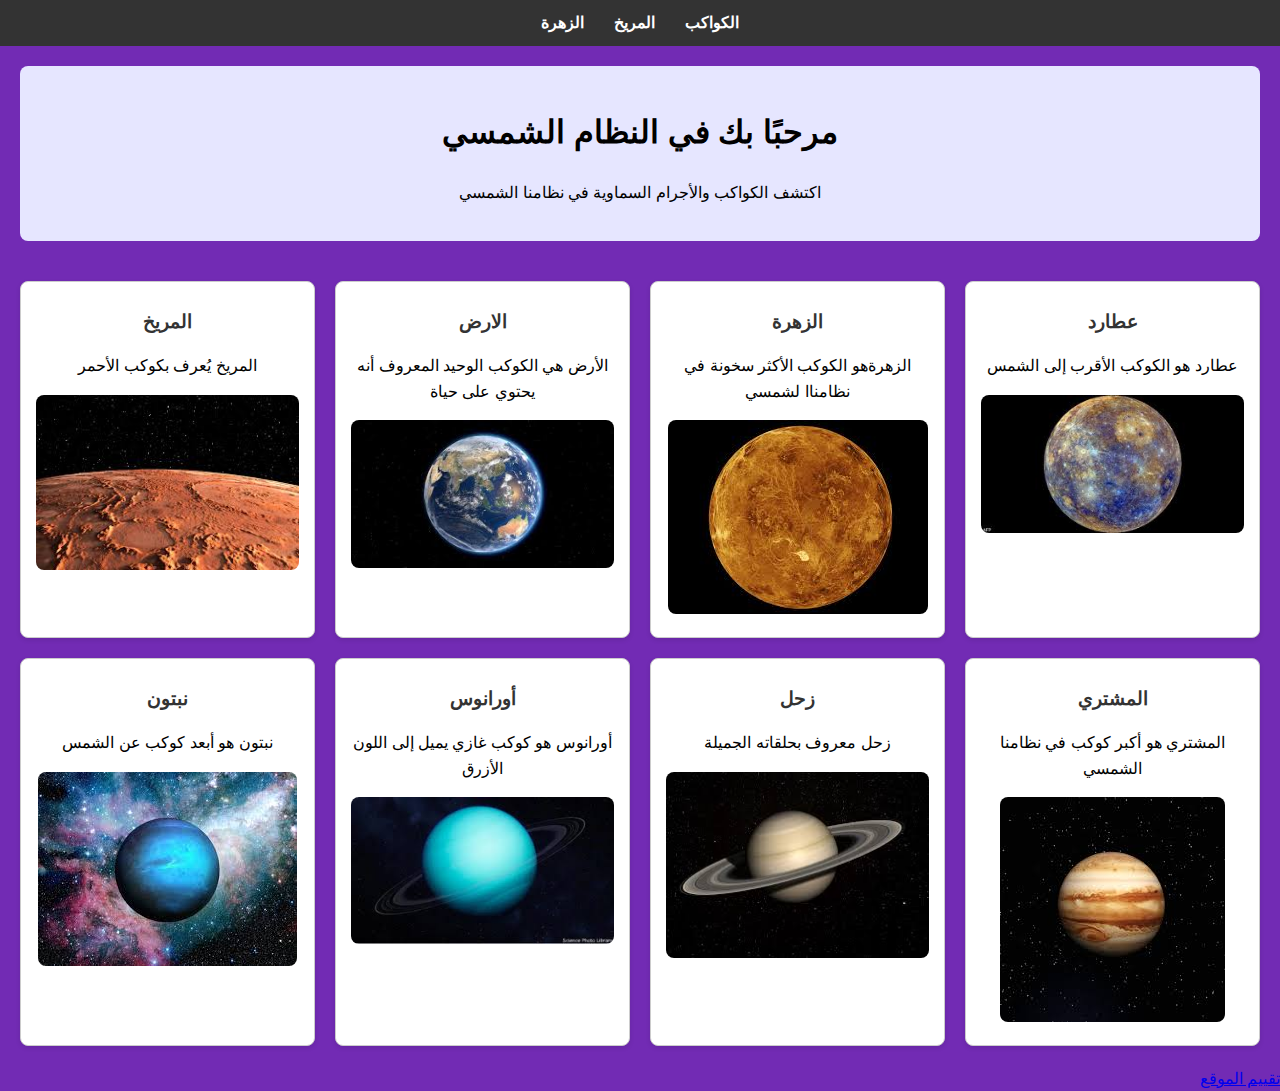
<file: index.html>
<!DOCTYPE html>
<html lang="en">
<head>
    <meta charset="UTF-8">
    <meta name="viewport" content="width=device-width, initial-scale=1.0">
    <title>النظام الشمسي</title>
    <link rel="stylesheet" href="index.css"/>
</head>
<body>
    <header>
        <nav>
            <ul>
                <li><a href="#">الكواكب</a></li>
                <li><a href="#">المريخ</a></li>
                <li><a href="#">الزهرة</a></li>
            </ul>
        </nav>
    </header>
    <main>
        <section class="introduction">
            <h1>مرحبًا بك في النظام الشمسي</h1>
            <p>اكتشف الكواكب والأجرام السماوية في نظامنا الشمسي</p>
        </section>
        <section class="planets">
            <article class="planet">
            <h3>عطارد</h3>
            <p>عطارد هو الكوكب الأقرب إلى الشمس</p>
            <img src="image1.jpg" />
            </article>
            <article class="planet">
                <h3>الزهرة</h3>
    <p>الزهرةهو الكوكب الأكثر سخونة في نظامناا لشمسي</p>
    <img src="image2.jpg" />
            </article>
    <article class="planet">
    <h3>الارض</h3>
    <p>الأرض هي الكوكب الوحيد المعروف أنه يحتوي على حياة</p> 
    <img src="image3.jpg" />
    </article>
    <article class="planet">
    <h3>المريخ</h3>
    <p>المريخ يُعرف بكوكب الأحمر</p>
    <img src="image4.jpg" >
    </article>
    <article class="planet">
    <h3>المشتري</h3>
    <p>المشتري هو أكبر كوكب في نظامنا الشمسي </p>
    <img src="image5.jpg" >
    </article>
    <article class="planet">
    <h3>زحل</h3>
    <p>زحل معروف بحلقاته الجميلة</p>
    <img src="image6.jpg" >
    </article>
    <article class="planet">
    <h3>أورانوس</h3>
    <p>أورانوس هو كوكب غازي يميل إلى اللون الأزرق</p>
    <img src="image7.jpg">
    </article>
    <article class="planet">
    <h3>نبتون</h3>
    <p>نبتون هو أبعد كوكب عن الشمس</p>
    <img src="img1.jpg">
    </article>
    
    
</section>

    </main> 
    <footer><a href="form.html" target="_blank">تقييم الموقع</a></footer>
</body>
</html>
</file>
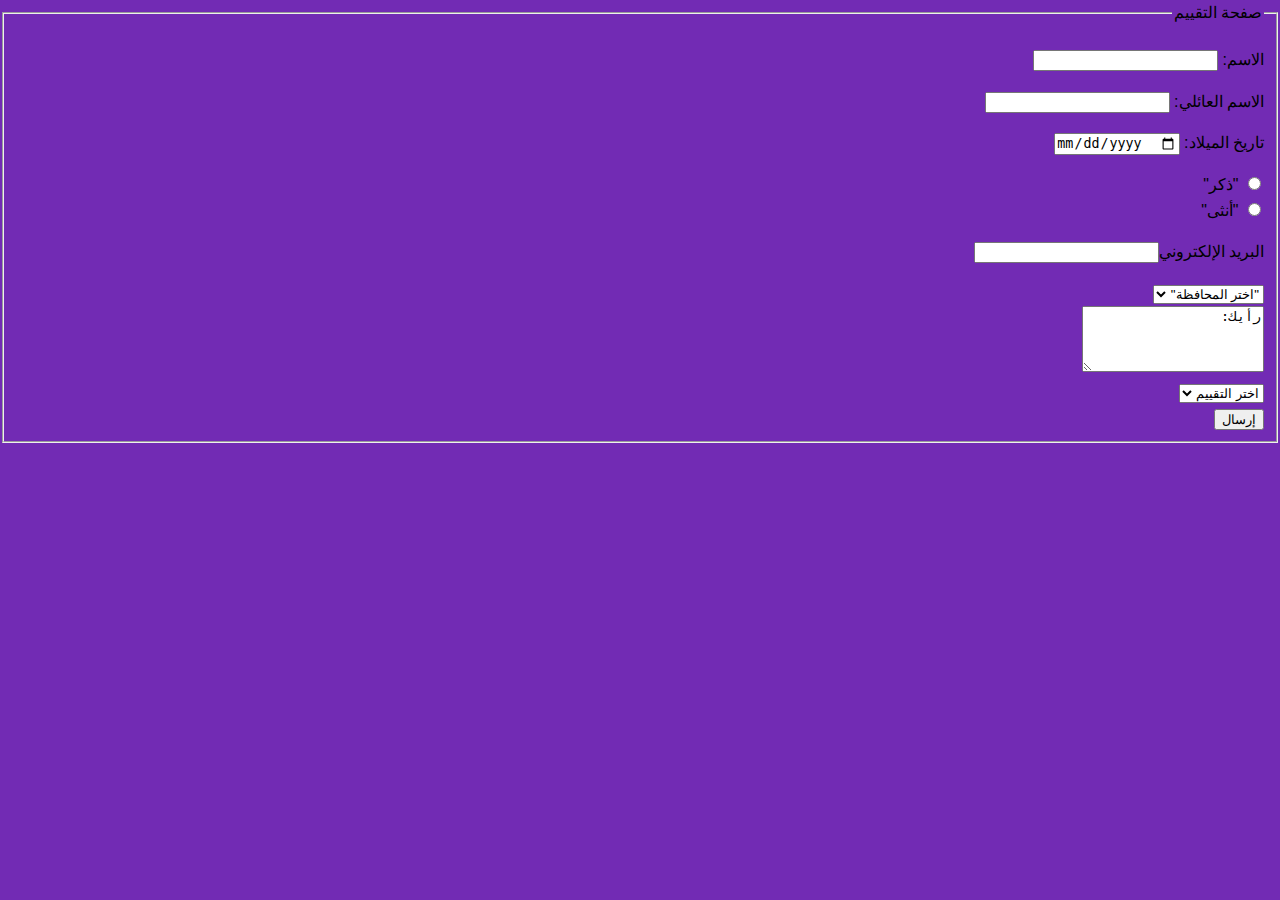
<file: form.html>
<!DOCTYPE html>
<html lang="ar">
<head>
    <meta charset="UTF-8">
    <meta name="viewport" content="width=device-width, initial-scale=1.0">
    <title>استبيان رأي الموقع</title>
    <link rel="stylesheet" href="index.css"/>
</head>
<body>
    <form dir="rtl">
        <fieldset>
            <legend> صفحة التقييم</legend>
            <p>الاسم: <input name="nom" type="text"/> </p>
            <p> الاسم العائلي: <input name="prénom" type="text"/> </p>
            <p> تاريخ الميلاد: <input name="dob" type="date"/> </p>
            <input type="radio" name="genre"/> "ذكر"<br/>
            <input type="radio" name="genre"/> "أنثى"<br/>
            <p> البريد الإلكتروني<input type="email" name="email"/></p>
            <select name="pays">
            <option value="">"اختر المحافظة"</option>
            <option value="تونس">تونس</option>
            <option value="أريانة">أريانة</option>
            <option value="منوبة">منوبة</option>
            <option value="بن عروس">بن عروس</option>
            <option value="نابل">نابل</option>
            <option value="زغوان">زغوان</option>
            <option value="سوسة">سوسة</option>
            <option value="المهدية">المهدية</option>
            <option value="صفاقس">صفاقس</option>
            <option value="قابس">قابس</option>
            <option value="مدنين">مدنين</option>
            <option value="تطاوين">تطاوين</option>
            <option value="قفصة">قفصة</option>
            <option value="سيدي بوزيد">سيدي بوزيد</option>
            <option value="القصرين">القصرين</option>
            <option value="توزر">توزر</option>
            <option value="نفطة">نفطة</option>
            <option value="المنستير">المنستير</option>
            <option value="الكاف">الكاف</option>
            <option value="جندوبة">جندوبة</option>
            <option value="باجة">باجة</option>
            <option value="بنزرت">بنزرت</option>
            <option value="طبرقة">طبرقة</option>
            <option value="مدنين">مدنين</option>
            <option value="المهدية">المهدية</option>
            </select><br/>
            
            <textarea name="resume" rows="4" cols="20">رأيك:</textarea><br/>

            <select name="rating">
            <option value="">اختر التقييم</option>
            <option value="1">1</option>
            <option value="2">2</option>
            <option value="3">3</option>
            <option value="4">4</option>
            <option value="5">5</option>
            </select><br/>

            <input type="submit" value="إرسال">

        </fieldset>
    </form>   
</body>
</html>
</file>
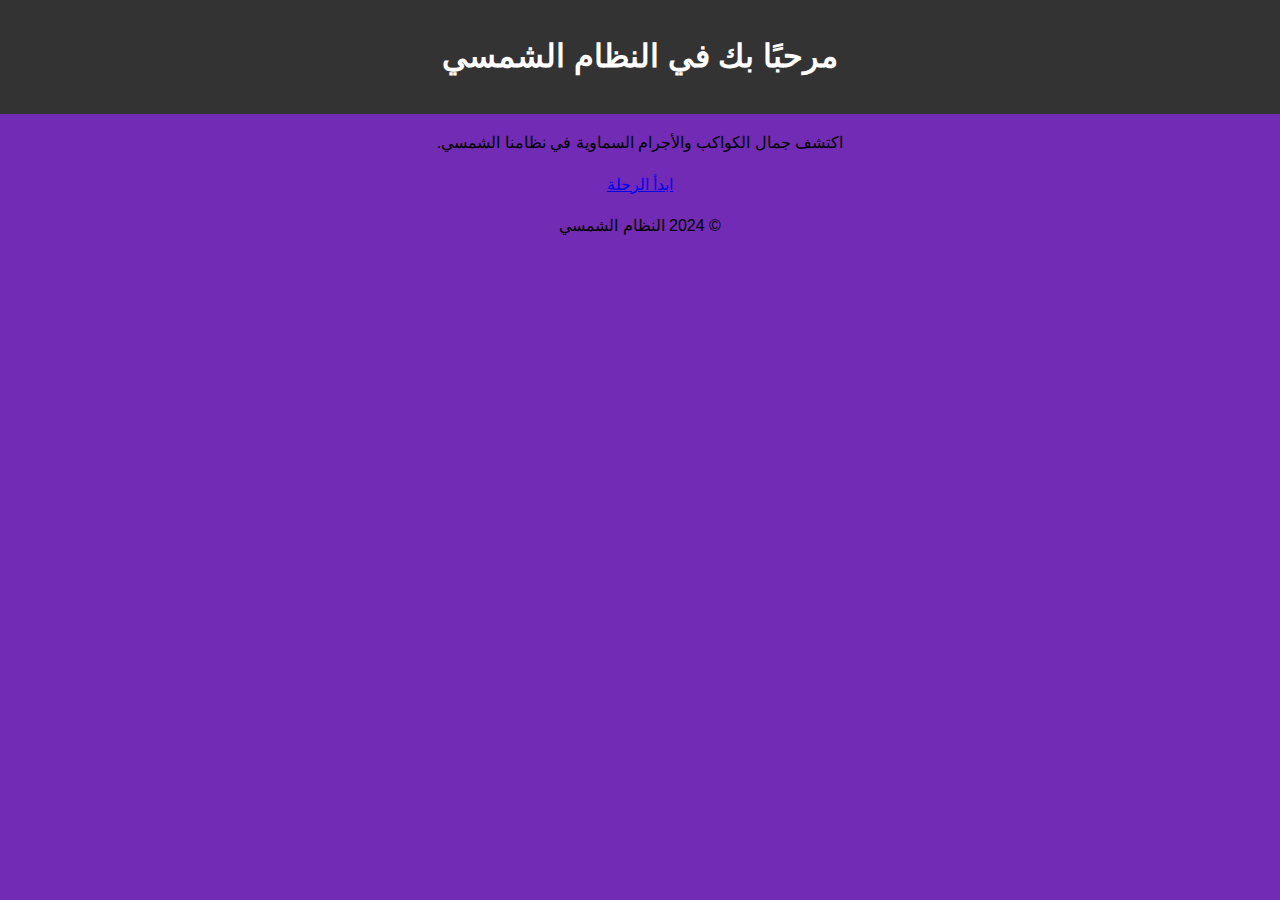
<file: system.html>
<!DOCTYPE html>
<html lang="en">
<head>
    <meta charset="UTF-8">
    <meta name="viewport" content="width=device-width, initial-scale=1.0">
    <title>Bienvenue</title>
    <link rel="stylesheet" href="index.css"/>
</head>
<body id="b">
    <header>
        <h1>مرحبًا بك في النظام الشمسي</h1>
    </header>
    <main>
        <p>اكتشف جمال الكواكب والأجرام السماوية في نظامنا الشمسي.</p>
        <a href="index.html" class="start-link">ابدأ الرحلة</a>
    </main>
    <footer>
        
        <p>&copy; 2024 النظام الشمسي</p>
    </footer>
</body>
</html>
</file>
<file: index.css>
body {
    font-family: Arial, sans-serif;
    line-height: 1.6;
    margin: 0;
    padding: 0;
    direction: rtl;
    text-align: right;
    background-color: #f4f4f9;
}
#b{ text-align: center;}
header {
    background: #333;
    color: #fff;
    padding: 10px 0;
}

header nav ul {
    list-style: none;
    display: flex;
    justify-content: center;
    margin: 0;
    padding: 0;
}

header nav ul li {
    margin: 0 15px;
}

header nav ul li a {
    color: #fff;
    text-decoration: none;
    font-weight: bold;
}

.introduction {
    text-align: center;
    margin: 20px;
    padding: 20px;
    background-color: #e6e6ff;
    border-radius: 8px;
}

.planets {
    display: grid;
    grid-template-columns: repeat(auto-fit, minmax(250px, 1fr));
    gap: 20px;
    padding: 20px;
}

.planet {
    background: #fff;
    border: 1px solid #ccc;
    border-radius: 8px;
    box-shadow: 0 2px 5px rgba(0, 0, 0, 0.1);
    padding: 15px;
    text-align: center;
}

.planet img {
    max-width: 100%;
    height: auto;
    border-radius: 8px;
}

.planet h3 {
    margin: 10px 0;
    color: #333;
}
@media (max-width: 767px) {
    body {
      background-color: #1787ea; /* Fond bleu clair pour petits écrans */
    }
  }
  @media (min-width: 768px) and (max-width: 1023px) {
    body {
      background-color: #17b8e0; /* Fond beige clair pour les tablettes */
    }
  }
  @media (min-width: 1024px) {
    body {
      background-color: #722bb4; /* Fond gris clair pour grands écrans */
    }
  }
</file>
